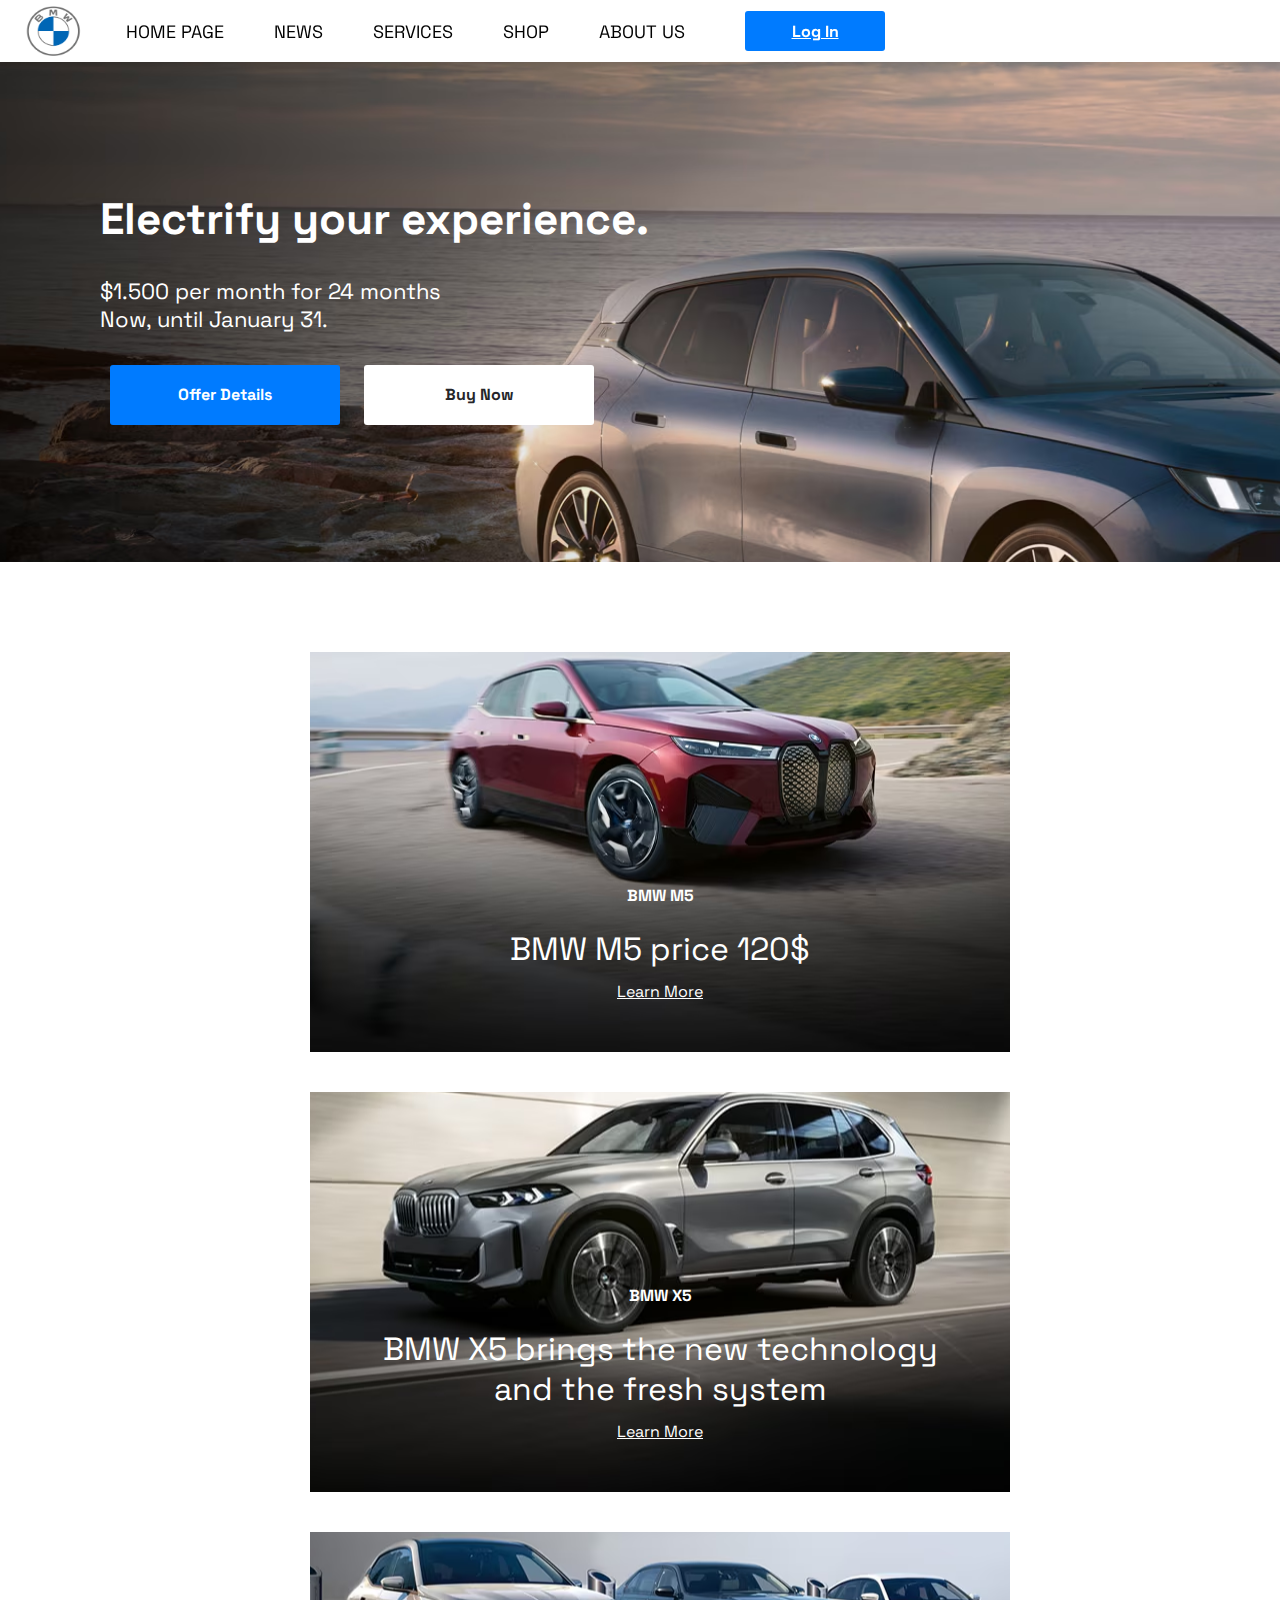
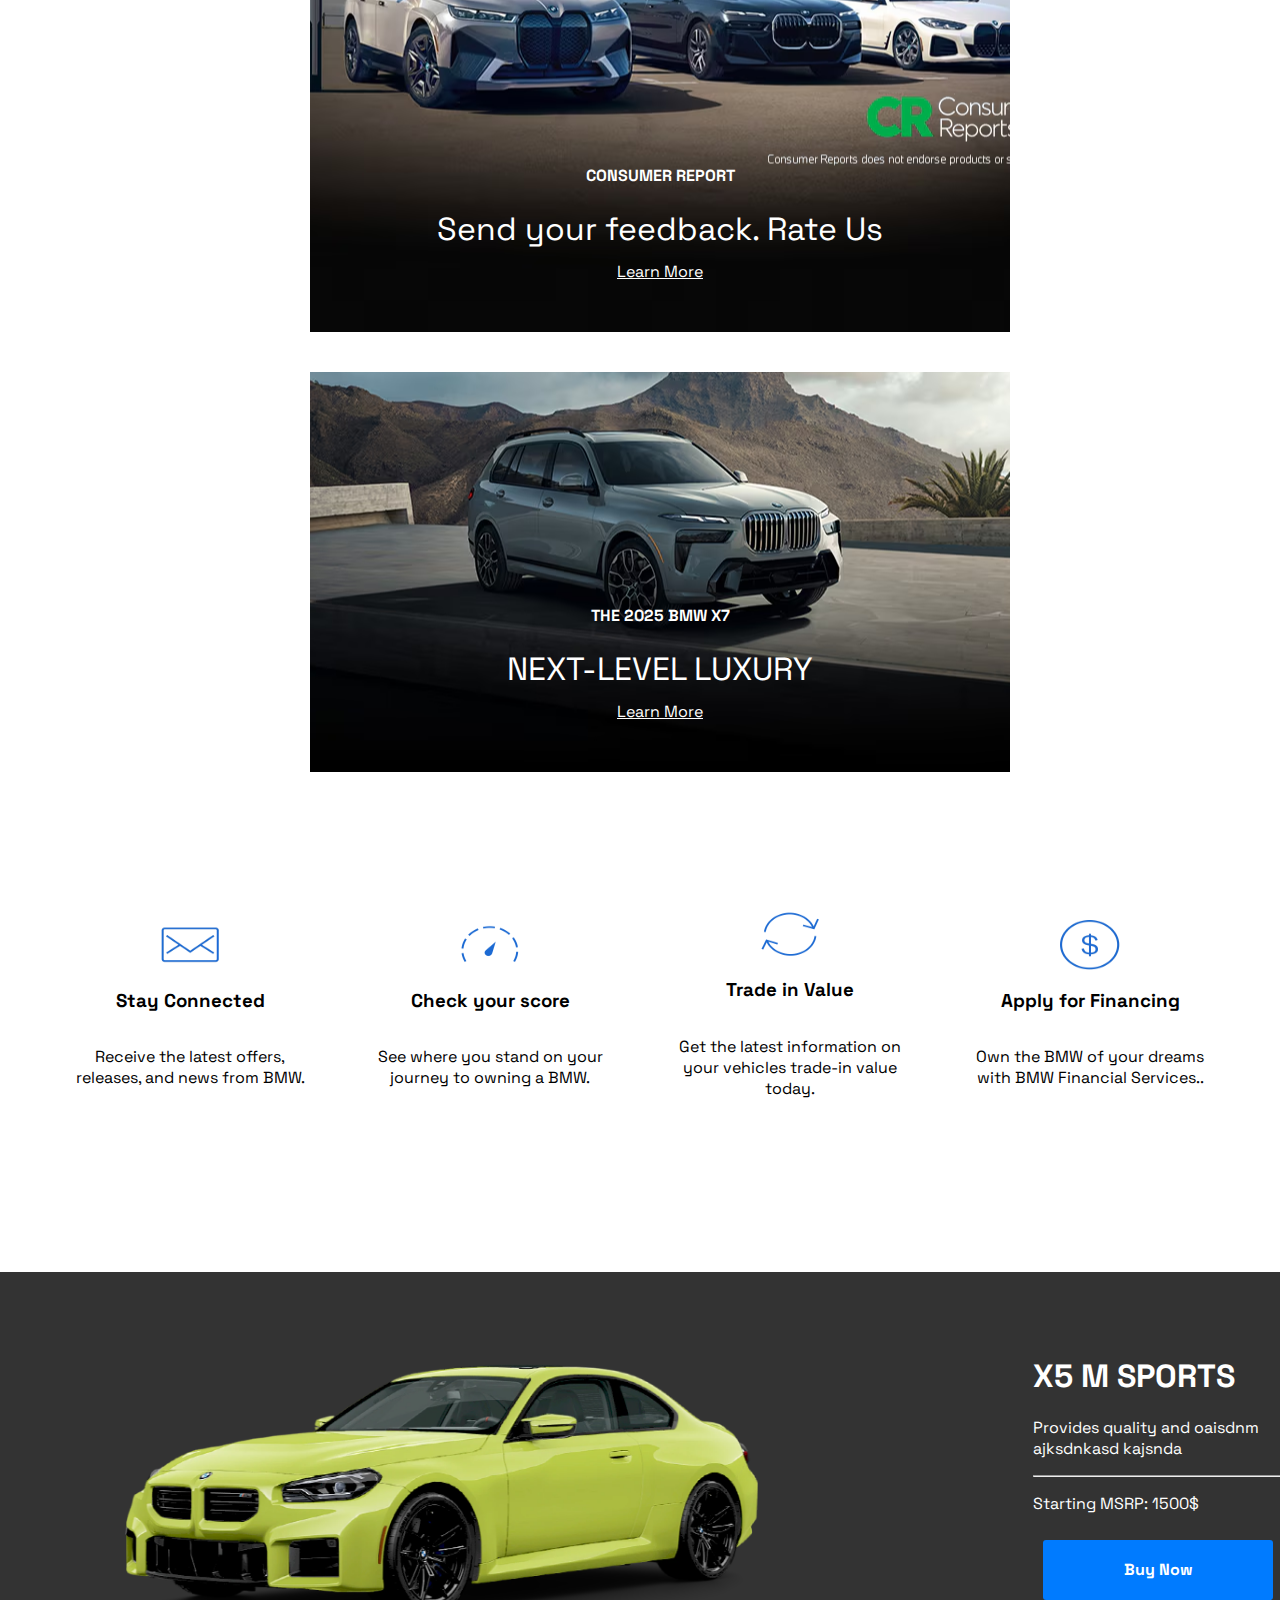
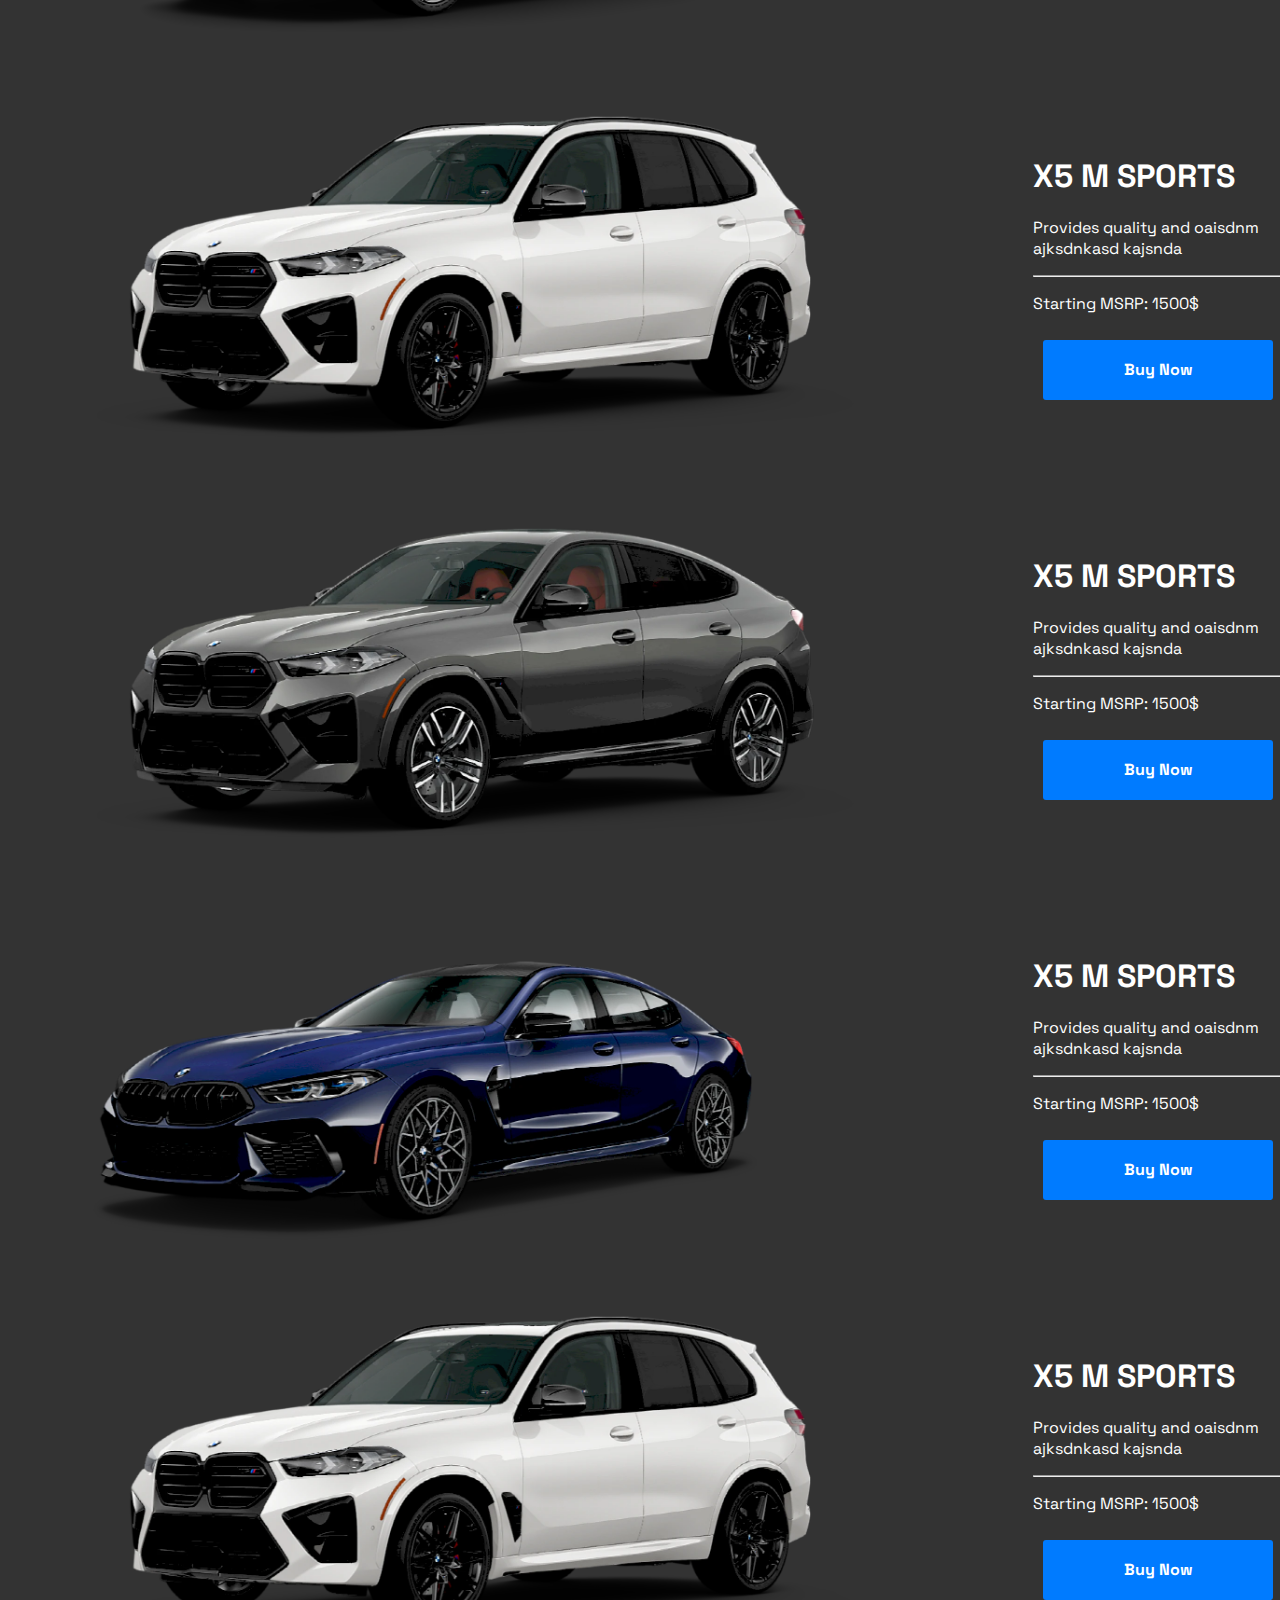
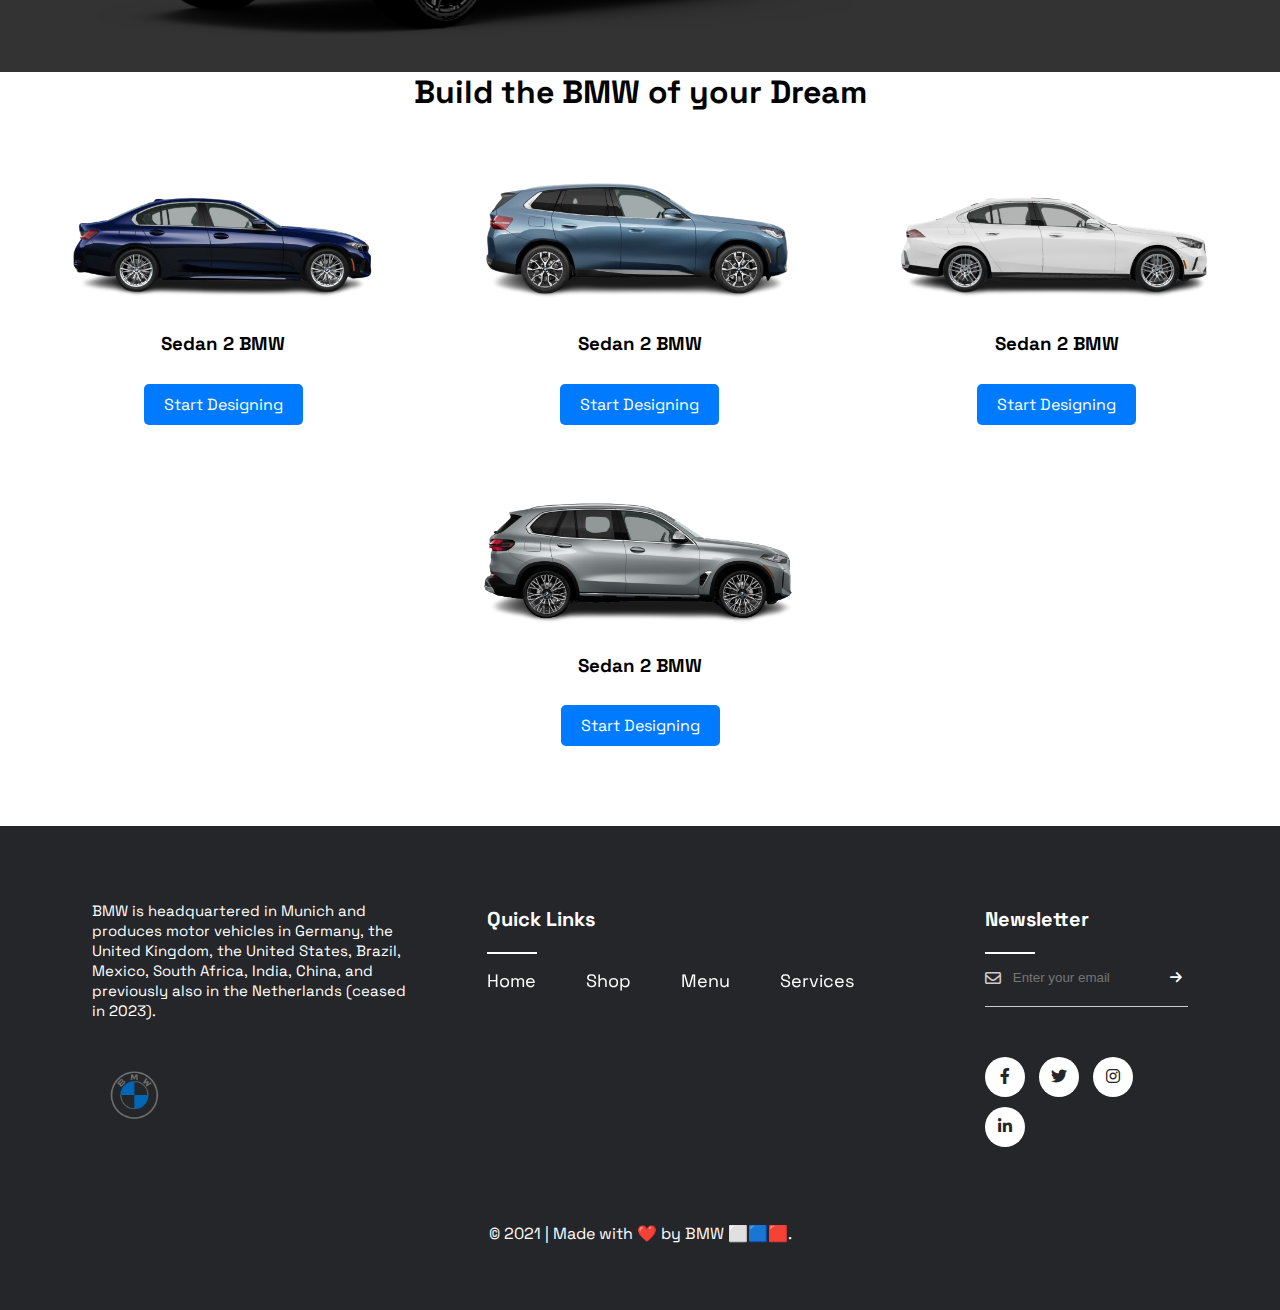
<file: html css js/index.html>
<!DOCTYPE html>
<html lang="en">
    <head>
        <meta name="viewport" content="width=device-width, initial-scale=1">
        <title>HOME</title>
        <link rel="stylesheet" href="style.css">
        <link href="https://cdnjs.cloudflare.com/ajax/libs/font-awesome/6.0.0-beta3/css/all.min.css" rel="stylesheet"> 
    </head>

    <body>


          
          
 <div class="navbar">
            <ul>
                <img src="logo3.png" alt="Logo">
                <li><a href="#home">HOME PAGE</a></li>
                <li><a href="#news">NEWS</a></li>
                <li><a href="#services">SERVICES</a></li>
                <li><a href="#shop">SHOP</a></li>
                <li><a href="#footer">ABOUT US</a></li>
                <button id="loginButton"><a href="login.html">Log In</a></button>
                <li id="basketIcon" style="display: none;"><a href="shop.html"><img src="logo4.png"></i></a></li>
            </ul>
        </div>
        
<div class="mainn">
        <div class="container" id="home"> 
            <div class="text">
                <h1>Electrify your experience.</h1>
                <p>$1.500 per month for 24 months<br>
                    Now, until January 31.</p>
            </div> 
              
            <div class="button">
                    <button>Offer Details</button>   
                    <button id="dyti"><a href="#shop">Buy Now</a></button>
            </div> 
         </div>

    <div class="lower" id="news">
        
            <div class="card" id="card1">
                <h4>BMW M5</h4>
                <p>BMW M5 price 120$</p>
                <p id="learn"><a id="learn" href="">Learn More</a></p>
            </div>
            <div class="card" id="card2">
                <h4>BMW X5</h4>
                <p>BMW X5 brings the new technology and the fresh system</p>
                <p id="learn"><a id="learn" href="">Learn More</a></p>
            </div>
            <div class="card" id="card3">
                <h4>CONSUMER REPORT</h4>
                <p>Send your feedback. Rate Us</p>
                <p id="learn"><a id="learn" href="">Learn More</a></p>
            </div>
            <div class="card" id="card4">
                <h4>THE 2025 BMW X7
                </h4>
                <p>NEXT-LEVEL LUXURY</p>
                <p id="learn"><a id="learn" href="">Learn More</a></p>
            </div>   
    </div>

    <div class="services" id="services">
        <div class="srv">
            <img src="email.png">
            <h3>Stay Connected</h3>
            <p> Receive the latest offers, releases, and news from BMW. </p>
        </div>
        <div class="srv">
            <img src="score.png">
            <h3>Check your score</h3>
            <p>See where you stand on your journey to owning a BMW. </p>
        </div>
        <div class="srv">
            <img src="trade.png">
            <h3>Trade in Value</h3>
            <p>Get the latest information on your vehicles trade-in value today. </p>
        </div>
        <div class="srv">
            <img src="financing.png">
            <h3>Apply for Financing</h3>
            <p>Own the BMW of your dreams with BMW Financial Services.. </p>
        </div>


    </div>



   
    <div class="buy" id="shop">
        <div class="car">
            <img src="buy1.png" alt="car1">
                <div class="description">
                    <h1>X5 M SPORTS</h1>
                    <p>Provides quality and oaisdnm ajksdnkasd kajsnda</p>
                    <hr>
                    <p>Starting MSRP: 1500$</p>
                    <button>Buy Now</button>
                </div>
        </div>

        <div class="car">
            <img src="buy3.png" alt="car1">
                <div class="description">
                    <h1>X5 M SPORTS</h1>
                    <p>Provides quality and oaisdnm ajksdnkasd kajsnda</p>
                    <hr>
                    <p>Starting MSRP: 1500$</p>
                    <button>Buy Now</button>
                </div>
        </div>

        <div class="car">
            <img src="buy4.png" alt="car1">
                <div class="description">
                    <h1>X5 M SPORTS</h1>
                    <p>Provides quality and oaisdnm ajksdnkasd kajsnda</p>
                    <hr>
                    <p>Starting MSRP: 1500$</p>
                    <button>Buy Now</button>
                </div> 
        </div>

        <div class="car">
            <img src="buy2.png" alt="car1">
                <div class="description">
                    <h1>X5 M SPORTS</h1>
                    <p>Provides quality and oaisdnm ajksdnkasd kajsnda</p>
                    <hr>
                    <p>Starting MSRP: 1500$</p>
                    <button>Buy Now</button>
                </div>  
        </div>

        <div class="car">
            <img src="buy3.png" alt="car1">
                <div class="description">
                    <h1>X5 M SPORTS</h1>
                    <p>Provides quality and oaisdnm ajksdnkasd kajsnda</p>
                    <hr>
                    <p>Starting MSRP: 1500$</p>
                    <button>Buy Now</button>
                </div>
        </div>
    </div>
    <div class="build">
        <h1>Build the BMW of your Dream</h1>
    
   
        <div class="custom-container">
            <div class="row">
              
                <div class="col-lg-3 col-md-4 col-sm-6">
                    <div class="builds">
                        <img src="sedan1.png" alt="BMW Sedan 1">
                        <h3>Sedan 2 BMW</h3>
                        <a href="#" class="btn btn-primary">Start Designing</a>
                    </div>
                </div>
              
                <div class="col-lg-3 col-md-4 col-sm-6">
                    <div class="builds">
                        <img src="sedan2.png" alt="BMW Sedan 2">
                        <h3>Sedan 2 BMW</h3>
                        <a href="#" class="btn btn-primary">Start Designing</a>
                    </div>
                </div>
                
                <div class="col-lg-3 col-md-4 col-sm-6">
                    <div class="builds">
                        <img src="sedan3.png" alt="BMW Sedan 3">
                        <h3>Sedan 2 BMW</h3>
                        <a href="#" class="btn btn-primary">Start Designing</a>
                    </div>
                </div>
              
                <div class="col-lg-3 col-md-4 col-sm-6">
                    <div class="builds">
                        <img src="sedan4.png" alt="BMW Sedan 4">
                        <h3>Sedan 2 BMW</h3>
                        <a href="#" class="btn btn-primary">Start Designing</a>
                    </div>
                </div>
            </div>
        </div>
    </div>
    

    <script src="https://code.jquery.com/jquery-3.5.1.slim.min.js"></script>
    <script src="https://cdn.jsdelivr.net/npm/@popperjs/core@2.5.3/dist/umd/popper.min.js"></script>
    <script src="https://stackpath.bootstrapcdn.com/bootstrap/4.5.2/js/bootstrap.min.js"></script>

 <footer id="footer">
        <div class="blabla">
            <div class="col-1">
                
                <p>
                    BMW is headquartered in Munich and produces motor vehicles in Germany, the United Kingdom,
                     the United States, Brazil, Mexico, South Africa, India, China, and previously also in the 
                     Netherlands (ceased in 2023).
                </p>
                <img src="logo3.png" alt="">
            </div>
            <div class="col-2">
                <h3>Quick Links</h3>
                <ul id="lista">
                    <li><a href="#home">Home</a></li>
                    <li><a href="#shop">Shop</a></li>
                    <li><a href="#home">Menu</a></li>
                    <li><a href="#services">Services</a></li>
                </ul>
            </div>

            <div class="col-4">
                <h3>Newsletter</h3>
                <form>
                    <i class="far fa-envelope"></i>
                    <input type="email" placeholder="Enter your email" required>
                    <button><i class="fas fa-arrow-right"></i></button>
                </form>
                <div class="social-icons">
                    <a href="#"><i class="fab fa-facebook-f"></i></a>
                    <a href="#"><i class="fab fa-twitter"></i></a>
                    <a href="#"><i class="fab fa-instagram"></i></a>
                    <a href="#"><i class="fab fa-linkedin-in"></i></a>
                </div>
            </div>
        </div>
        <div class="footer-2">
            <p>© 2021 | Made with ❤️ by BMW ⬜🟦🟥.</p>
        </div>
    </footer>
    
    
</div>
<script>
    document.querySelectorAll('.navbar a').forEach(anchor => {
        anchor.addEventListener('click', function(event) {
            if (this.hash !== "") {
                event.preventDefault();
                let target = document.querySelector(this.hash);
                if (target) {
                    window.scrollTo({
                        top: target.offsetTop - 50, 
                        behavior: 'smooth'
                    });
                }
            }
        });
    });

    window.addEventListener("DOMContentLoaded", function() {
            let isLoggedIn = localStorage.getItem("isLoggedIn");

            if (isLoggedIn === "true") {
                document.getElementById("basketIcon").style.display = "block";
                document.getElementById("loginButton").style.display = "none";
            } else {
                document.getElementById("basketIcon").style.display = "none";
                document.getElementById("loginButton").style.display = "block"; 
            }
        });

    
window.addEventListener("DOMContentLoaded", function() {
    let isLoggedIn = localStorage.getItem("isLoggedIn");

    if (isLoggedIn === "true") {
        let loginButton = document.querySelector(".navbar button");
        if (loginButton) {
            loginButton.style.display = "none"; 
        }
    }
});


</script>


</body>
  

      

</html>
</file>
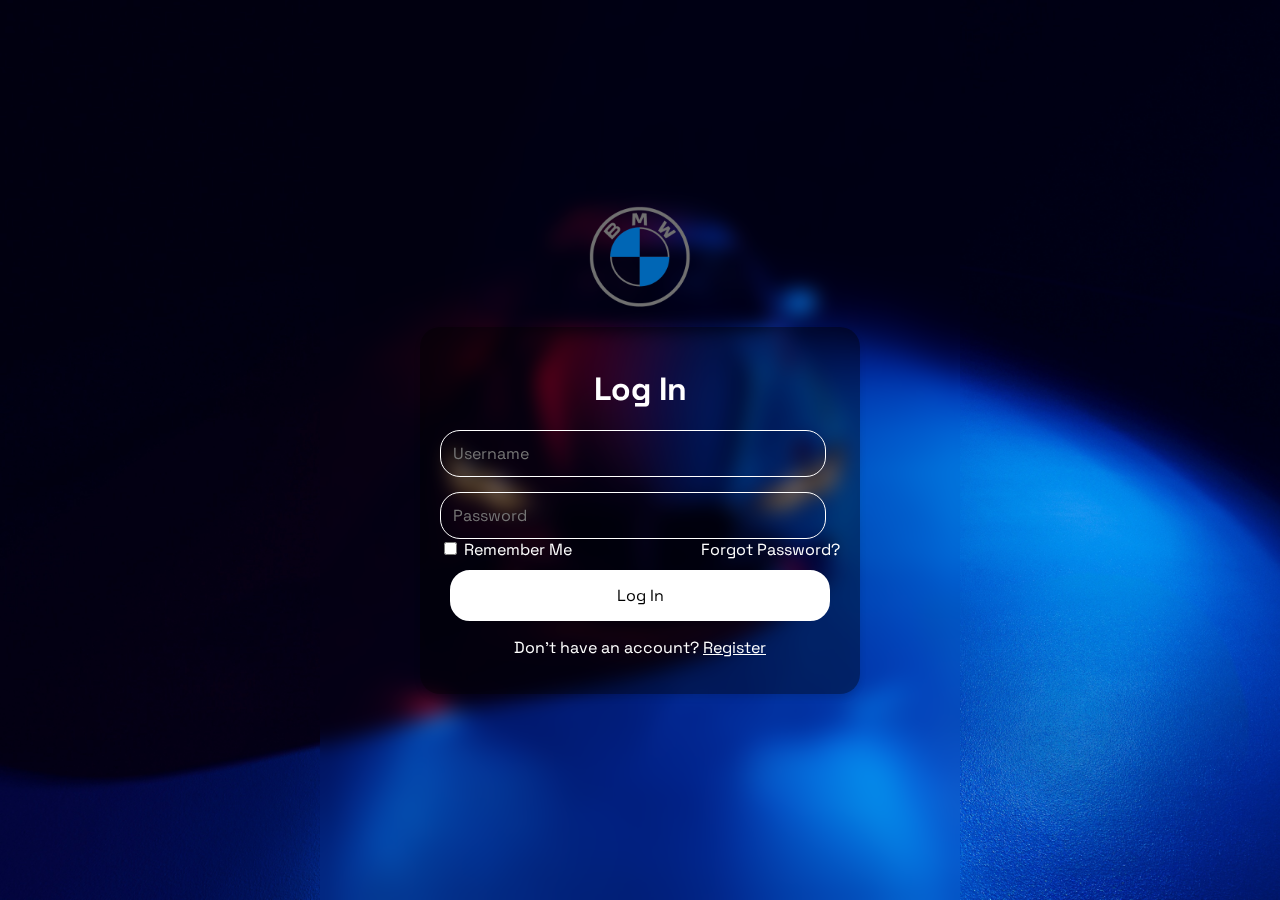
<file: html css js/login.html>
<!DOCTYPE html>
<html lang="en">
<head>
    <meta charset="UTF-8">
    <meta name="viewport" content="width=device-width, initial-scale=1.0">
    <title>Login Form</title>
    <link rel="stylesheet" href="stlye.css">
</head>
<body>
    <div class="half">
        <img src="logo3.png" alt="Logo">
        <div class="container">
            <form id="loginForm">
                <div class="login">
                    <div class="name">
                        <h1>Log In</h1>
                    </div>
                    <div class="inputs">
                        <input type="text" id="loginUsername" name="username" placeholder="Username" >
                        <input type="password" id="loginPassword" name="password" placeholder="Password">
                    </div>
                    <div class="submit">
                        <label><input type="checkbox" id="rememberMe"> Remember Me</label>
                        <a href="#">Forgot Password?</a>
                    </div>
                    <div class="button">
                        <button type="submit">Log In</button>
                        <p>Don't have an account? <a href="signup.html">Register</a></p>
                    </div>
                </div>
            </form>
        </div>
    </div>

    <script>
 document.getElementById("loginForm").addEventListener("submit", function(event) {
    event.preventDefault();

    let username = document.getElementById("loginUsername").value;
    let password = document.getElementById("loginPassword").value;
    let alertMessage = document.createElement("div");
    alertMessage.style.color = "red"; 


    let existingAlert = document.querySelector(".alert-message");
    if (existingAlert) {
        existingAlert.remove();
    }

    if (username.trim() === "" || password.trim() === "") {
        alertMessage.innerHTML = "Please enter both username and password.";
        alertMessage.classList.add("alert-message");
        document.querySelector(".login .inputs").appendChild(alertMessage); 
        localStorage.setItem("isLoggedIn", "false");
        return;

    }

 


    alertMessage.style.color = "green";
    alertMessage.innerHTML = "Login successful! Redirecting...";
    alertMessage.classList.add("alert-message");

    document.querySelector(".login .inputs").appendChild(alertMessage); 

    setTimeout(function() {
        window.location.href = "index.html";
           localStorage.setItem("isLoggedIn", "true");
    }, 2000);
});


window.addEventListener("DOMContentLoaded", function() {
                let isLoggedIn = localStorage.getItem("isLoggedIn");

                if (isLoggedIn === "true") {
                    let loginButton = document.querySelector(".navbar button");
                    if (loginButton) {
                        loginButton.style.display = "none";  
                    }
                }
            });
    </script>
</body>
</html>
</file>
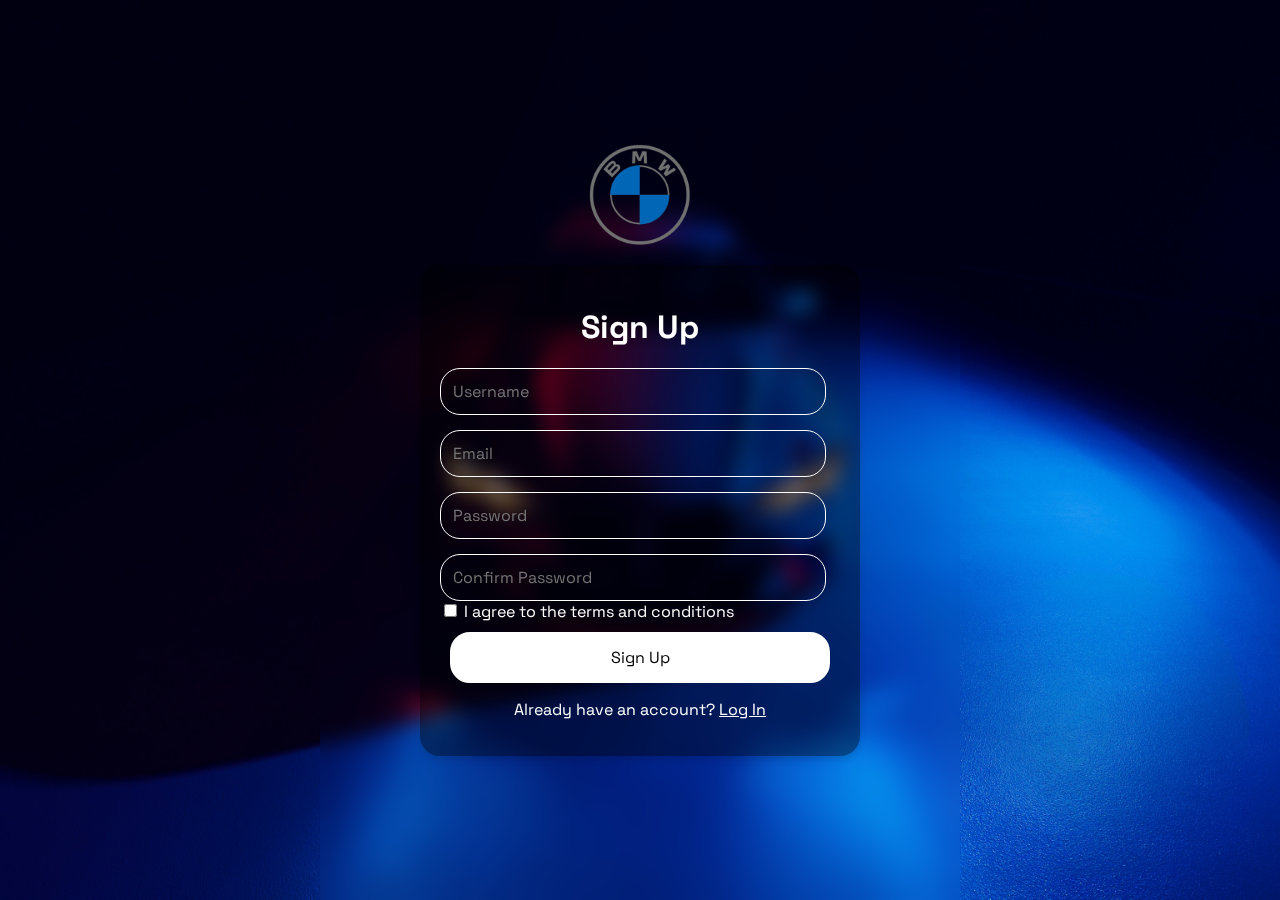
<file: html css js/signup.html>
<!DOCTYPE html>
<html lang="en">
<head>
    <meta charset="UTF-8">
    <meta name="viewport" content="width=device-width, initial-scale=1.0">
    <link rel="stylesheet" href="stlye.css">
    <title>Signup Form</title>
    <style>
        .error {
            color: red;
            font-size: 0.9em;
        }
    </style>
</head>
<body>
    <div class="half">
        <img src="logo3.png" alt="Logo">
        <div class="container">
            <form id="form" action="" method="POST">
                <div class="login">
                    <div class="name">
                        <h1>Sign Up</h1>
                    </div>
    
                    <div class="inputs">
                        <input type="text" id="username" placeholder="Username" >
                        <input type="email" id="email" placeholder="Email" >
                        <input type="password" id="password" placeholder="Password" >
                        <input type="password" id="confirmPassword" placeholder="Confirm Password">
                    </div>
    
                    <div class="submit">
                        <label><input type="checkbox" id="termsCheckbox"> I agree to the terms and conditions</label>
                    </div>
                    <div class="button">
                        <button type="submit" id="submit">Sign Up</button>
                        <p>Already have an account? <a href="login.html">Log In</a></p>
                    </div>
                </div>
            </form>
        </div>
    </div>

    <script>
       
       function validateForm(event) {
    event.preventDefault(); 

    const username = document.getElementById("username");
    const email = document.getElementById("email");
    const password = document.getElementById("password");
    const confirmPassword = document.getElementById("confirmPassword");
    const termsCheckbox = document.getElementById("termsCheckbox");

    let isValid = true;

    const errorMessages = document.querySelectorAll('.error');
    errorMessages.forEach(error => error.remove());

    if (username.value.trim() === "") {
        showError(username, "Username is required");
        isValid = false;
    }

    const emailPattern = /^[a-zA-Z0-9._-]+@[a-zA-Z0-9.-]+\.[a-zA-Z]{2,6}$/;
    if (!email.value.match(emailPattern)) {
        showError(email, "Please enter a valid email address");
        isValid = false;
    }

    if (password.value.length < 6) {
        showError(password, "Password must be at least 6 characters long");
        isValid = false;
    }

    if (password.value !== confirmPassword.value) {
        showError(confirmPassword, "Passwords do not match");
        isValid = false;
    }

    if (!termsCheckbox.checked) {
        showError(termsCheckbox, "You must agree to the terms and conditions");
        isValid = false;
    }

    if (isValid) {
        alert("Form submitted successfully!");
        
        // Redirect to index.html after successful form submission
        window.location.href = "index.html";
    }
}

function showError(input, message) {
    const error = document.createElement('p');
    error.classList.add('error');
    error.textContent = message;
    input.parentElement.appendChild(error);
}

const form = document.getElementById("form");
form.addEventListener('submit', validateForm);

    </script>
</body>
</html>
</file>
<file: html css js/style.css>
@import url('https://fonts.googleapis.com/css2?family=Space+Grotesk:wght@300..700&display=swap');
html {
    scroll-behavior: smooth; 
}

body {
    margin: 0;
    padding: 0;
    font-family: "Space Grotesk", serif;
    background-repeat: no-repeat;
    background-size: cover;
    background-attachment: fixed;
    background-position: center;
    overflow-x: hidden; 
    scroll-behavior: smooth; 
    animation: smoothScroll 0.5s ease-out;
    box-sizing: border-box; 
}

*,
*::before,
*::after {
    box-sizing: inherit; 
}

.navbar ul li a {
    transition: color 0.3s ease-in-out;
    text-decoration: none;
    color: black;
}
.navbar ul li a:hover {
    color: #007bff; 
}

.navbar button {
    width: 140px;
    height: 40px;
    font-family: "Space Grotesk", serif;
    background-color: #007BFF;
    color: white;
    font-size: 16px;
    border-radius: 3px;
    border: 0px;
    margin: 10px;
    font-weight: 700;
}

.navbar button a {
    color: white;
}
ul {
    margin: 0;
    display: flex;
    flex-direction: row;
    align-items: center;
    backdrop-filter: blur(10px);
    -webkit-backdrop-filter: blur(10px);
    border: 1px solid rgba(255, 255, 255, 0.3);
    box-shadow: 0 4px 6px rgba(0, 0, 0, 0.1);
    padding: 0; 
}

li {
    display: inline-block;
    flex-direction: row;
    justify-content: space-around;
    margin-right: 50px;
    color: #AFDBF5;
    font-size: 18px;
}

.navbar img {
    padding: 5px;
    width: 105px;
    height: 60px;
    margin-right: 20px;
    text-align: center;
}
#basketIcon img {
    width: 35px;
    height: 30px;
}

.navbar ul li::after {
    content: "";
    position: absolute;
    left: 50%;
    bottom: -3px;
    width: 0;
    height: 3px;
    background-color: #007BFF;
    transition: width 0.3s ease-in-out, left 0.3s ease-in-out;
    transform: translateX(-50%);
}

.navbar ul li:hover::after {
    width: 100%;
}

.navbar ul li:hover a {
    color: #007BFF;
}

@media (max-width: 768px) {
    ul {
        flex-direction: column;
        align-items: flex-start;
        padding: 10px;
    }
    li {
        margin: 10px 0;
    }
    .navbar img {
        width: 80px;
        height: 50px;
    }
}

.container {
    min-height: 500px;
    background-image: url('bmw.png');
    background-position: center;
    background-repeat: repeat;
    background-size: cover;
    background-attachment: fixed;
    display: flex;
    flex-direction: column;
    justify-content: flex-start;
    color: white;
    padding: 100px;
    box-sizing: border-box; 
}

.text h1 {
    font-size: 44px;
}
.text p {
    font-size: 22px;
}

.button button {
    width: 230px;
    height: 60px;
    font-family: "Space Grotesk", serif;
    background-color: #007BFF;
    color: white;
    font-size: 16px;
    border-radius: 3px;
    border: 0px;
    margin: 10px;
    font-weight: 700;
}

.button #dyti {
    background-color: white;
    color: black;
    text-decoration: none;
}
.button #dyti a{
    text-decoration: none;
    color: #25262A;
}

button:hover {
    background-color: #0056b3;
    transform: scale(1.05);
}

.lower {
    margin: 20px;
    width: 100%;
    display: flex;
    flex-direction: row;
    flex-wrap: wrap;
    justify-content: center;
    align-items: center;
}

.card {
    margin: 20px;
    padding: 40px;
    display: flex;
    flex-direction: column;
    justify-content: flex-end;
    align-items: center;
    width: 700px;
    height: 400px;
    background-image: url('bmw1.png');
    background-position: center;
    color: white;
    text-align: center;
}

#card1 {
    background-image: url('bmw1.png');
    background-position: center;
}

#card2 {
    background-image: url('bmw2.png');
    background-position: center;
}

#card3 {
    background-image: url('bmw4.png');
    background-position: center;
}

#card4 {
    background-image: url('bmw3.png');
    background-position: center;
}

.card p {
    margin-bottom: 10px;
    margin-top: 2px;
    padding: 0;
    font-size: 32px;
    color: white;
    font-weight: 0;
}

.card #learn {
    color: white;
    text-decoration: underline;
    font-size: 16px;
}
.buy {
    display: flex;
    flex-direction: column;
}

.car {
    display: flex;
    flex-direction: row;
    height: 400px;
    align-items: center;
    color: white;
    background: #333;
    z-index: 2;
    overflow: hidden; 
}

.car::after {
    content: "";
    position: absolute;
    top: 0;
    left: 0;
    width: 60%;
    height: 100%;
    background-image: url('car.png');
    background-size: cover;
    background-position: center;
    opacity: 0;
    transition: opacity 0.3s ease-in-out;
    z-index: 1;
}

.car:hover::after {
    opacity: 1;
}

.car img {
    z-index: 2;
    max-width: 100%;
    max-height: 100%;
    object-fit: cover;
}

.description {
    margin-left: 100px;
    z-index: 2;
}

.car img:hover {
    transition: 2s;
}

.buy button {
    width: 230px;
    height: 60px;
    font-family: "Space Grotesk", serif;
    background-color: #007BFF;
    color: white;
    font-size: 16px;
    border-radius: 3px;
    border: 0px;
    margin: 10px;
    font-weight: 700;
}

.services {
    margin-bottom: 60px;
    display: flex;
    flex-direction: row;
    align-items: center;
    justify-content: center;
    flex-wrap: wrap;
}

.srv {
    padding: 30px;
    display: flex;
    flex-direction: column;
    justify-content: center;
    align-items: center;
    text-align: center;
    width: 300px;
    height: 400px;
}

.srv img {
    width: 60px;
    height: 50px;
}


@media (max-width: 1024px) {
    .car {
        flex-direction: column;
        height: auto;
        text-align: center;
    }
    .car img {
        width: 100%;
        height: auto;
    }
    .description {
        margin-left: 0;
        padding: 20px;
    }
}

@media (max-width: 768px) {
    .services {
        flex-direction: column;
    }
    .srv {
        width: 90%;
        height: auto;
    }
    .buy button {
        width: 100%;
    }
}

.card, .car, .srv {
    opacity: 1;
    transform: translateY(50px);
    transition: opacity 0.6s ease-out, transform 0.6s ease-out;
}
.visible {
    opacity: 1;
    transform: translateY(0);
}

.navbar.shrink {
    background: rgba(0, 0, 0, 0.8);
    padding: 10px;
}
footer {
    width: 100%;
    position: relative;
    bottom: 0;
    background: #25262A;
    color: #fff;
    padding: 50px 20px;
}
.blabla {
    width: 90%;
    margin: auto;
    display: flex;
    justify-content: space-between;
    align-items: flex-start;
    flex-wrap: wrap;
}
.blabla h3::after {
    content: "";
    display: block;
    height: 2px;
    width: 50px;
    background: #fff;
    margin-top: 20px;
}
.blabla li a:hover {
    color: #e701e7;
    transition: all 0.5s ease;
}
.col-1 {
    flex-basis: 30%;
    padding: 10px;
    margin-bottom: 20px;
}
.col-1 img {
    width: 85px;
    margin-top: 35px;
}
.col-1 p {
    color: #fff;
    font-size: 15px;
    line-height: 20px;
}
.col-2 {
    flex-basis: 15%;
    padding: 10px;
    margin-bottom: 20px;

}
.col-2 h3 {
    color: #fff;
    font-size: 20px;
    margin-bottom: 15px;
}
 #lista {
    list-style: none;
    border: none;
    box-shadow: none;
}
#lista li {
    margin-bottom: 10px;
}
 #lista li a {
    color: #fff;
    text-decoration: none;
}
.col-3 {
    flex-basis: 15%;
    padding: 10px;
    margin-bottom: 20px;
}
.col-3 h3 {
    color: #fff;
    font-size: 20px;
    margin-bottom: 15px;
}
.col-3 ul {
    list-style: none;
}
.col-3 ul li {
    margin-bottom: 10px;
}
.col-3 ul li a {
    color: #fff;
    text-decoration: none;
}
.col-4 {
    flex-basis: 20%;
    padding: 10px;
    margin-bottom: 20px;
}
.col-4 h3 {
    color: #fff;
    font-size: 20px;
    margin-bottom: 15px;
}
form{
    display: flex;
    justify-content: space-between;
    align-items: center;
    border-bottom: 1px solid #ccc;
    padding-bottom: 20px;
}
form .far{
    color: #ccc;
    margin-right: 10px;
}
form input{
    background: transparent;
    width: 100%;
    border: none;
    color: #fff;
    outline: none;
}
form button{
    background: transparent;
    border: none;
    color: #fff;
    cursor: pointer;
    outline: none;
}
.social-icons{
    margin-top: 50px;
}
.social-icons a{
    display: inline-block;
    width: 40px;
    height: 40px;
    background: #fff;
    color: #25262A;
    text-align: center;
    line-height: 40px;
    border-radius: 50%;
    margin-right: 10px;
    margin-bottom: 10px;
    transition: all 0.5s ease;
}
.social-icons a:hover{
    background:#007bff;
    color: #fff;
    transition: all 0.5s ease;
}
.footer-2{
    width: 100%;
    background: #25262A;
    color: #fff;
    padding-top: 20px;
    text-align: center;
}
#fundit {
    width: 100px;
    height: 50px;
    text-align: center;
}

.socials {
    width: 20px;
    height: 20px;
}
#lista li a {
    position: relative; 
    text-decoration: none; 
}

#lista li a::after {
    content: '';
    position: absolute;
    bottom: 0;
    left: 0;
    width: 0%;
    height: 2px; 
    background-color: white; 
    transition: width 1s ease; 
}

#lista li a:hover::after {
    width: 100%; 
}
.build {
    margin-top: 50px;
    margin-bottom: 50px;
}
.build h1 {
    text-align: center;
}

.custom-container {
    padding: 0 15px;
}


.builds {
    text-align: center;
    margin-bottom: 30px;
}


.builds img {
    width: 100%;
    max-width: 350px; 
    height: auto;
}


.builds a {
    display: inline-block;
    margin-top: 10px;
}


.row {
    display: flex;
    flex-wrap: wrap;
    justify-content: space-around;
}

.col-lg-3, .col-md-4, .col-sm-6 {
    display: flex;
    justify-content: center;
    align-items: center;
}
.build {
    margin-top: 50px;
    margin-bottom: 50px;
}
.build h1 {
    text-align: center;
}


.custom-container {
    padding: 0 15px; 
}

.builds {
    text-align: center;
    margin-bottom: 30px;
}


.builds img {
    width: 100%;
    max-width: 350px; 
    height: auto;
}

.builds a {
    display: inline-block;
    margin-top: 10px;
    padding: 10px 20px; 
    font-size: 16px; 
    color: white; 
    background-color: #007bff; 
    border: none;
    border-radius: 5px; 
    text-align: center;
    text-decoration: none; 
    transition: background-color 0.3s ease, transform 0.3s ease; 
}


.builds a:hover {
    background-color: #0056b3;
    transform: scale(1.05); 
}
</file>
<file: html css js/stlye.css>
@import url('https://fonts.googleapis.com/css2?family=Space+Grotesk:wght@300..700&display=swap');

body {
    margin: 0;
    padding: 0;
    font-family: "Space Grotesk", serif;
    background-image: url('bg.jpg');
    background-repeat: no-repeat;
    background-size: cover;
    background-attachment: fixed;
    background-position: center;
    height: 100vh;
    display: flex;
    justify-content: center;
    align-items: center;
}

/* Left Half with Blur Effect */
.half {
    position: absolute;
    width: 50%;
    height: 100vh;
    backdrop-filter: blur(10px);
    -webkit-backdrop-filter: blur(10px);
    display: flex;
    align-items: center;
    justify-content: center;
    flex-direction: column;
}

/* Login Form - Centered */
.container {
    position: relative;
    width: 400px;
    padding: 20px;
    border-radius: 20px;
    background: rgba(0, 0, 0, 0.4);
    backdrop-filter: none; /* No blur on the form itself */
    box-shadow: 0 4px 6px rgba(0, 0, 0, 0.1);
    text-align: center;
    color: white;
}

/* Logo */
.half img {
    width: 180px;
    height: auto;
    margin-bottom: 20px;
}

/* Input Styles */
.inputs {
    display: flex;
    flex-direction: column;
    gap: 15px;
    width: 100%;
}

.inputs input {
    width: 90%;
    border: 1px solid white;
    border-radius: 20px;
    padding: 12px;
    background-color: transparent;
    font-family: "Space Grotesk", serif;
    color: white;
    font-size: 16px;
}

/* Submit Section */
.submit {
    display: flex;
    justify-content: space-between;
    width: 100%;
    flex-wrap: wrap;
}

.submit a {
    padding-left: 10px;
    color: white;
    text-decoration: none;
}

/* Button Section */
.button {
    width: 100%;
    text-align: center;
    margin-top: 10px;
}

.button button {
    border: 3px solid white;
    border-radius: 20px;
    background-color: white;
    width: 95%;
    padding: 12px;
    font-family: "Space Grotesk", serif;
    font-size: 16px;
    cursor: pointer;
}

.button a {
    color: white;
    text-decoration: underline;
}

/* Responsive Adjustments */
@media (max-width: 1024px) {
    .half {
        width: 50%;
    }
    .container {
        width: 90%;
    }
    .inputs input {
        width: 95%;
    }
}

@media (max-width: 768px) {
    .half {
        width: 100%;
        height: 100vh;
    }
    .container {
        width: 80%;
        padding: 15px;
    }
    .inputs input {
        width: 100%;
    }
    .submit {
        flex-direction: column;
        text-align: center;
    }
    .submit a {
        margin-top: 10px;
    }
}

@media (max-width: 480px) {
    .container {
        width: 90%;
        padding: 10px;
    }
    .inputs input {
        font-size: 14px;
        padding: 10px;
    }
    .button button {
        width: 100%;
    }
}
</file>
